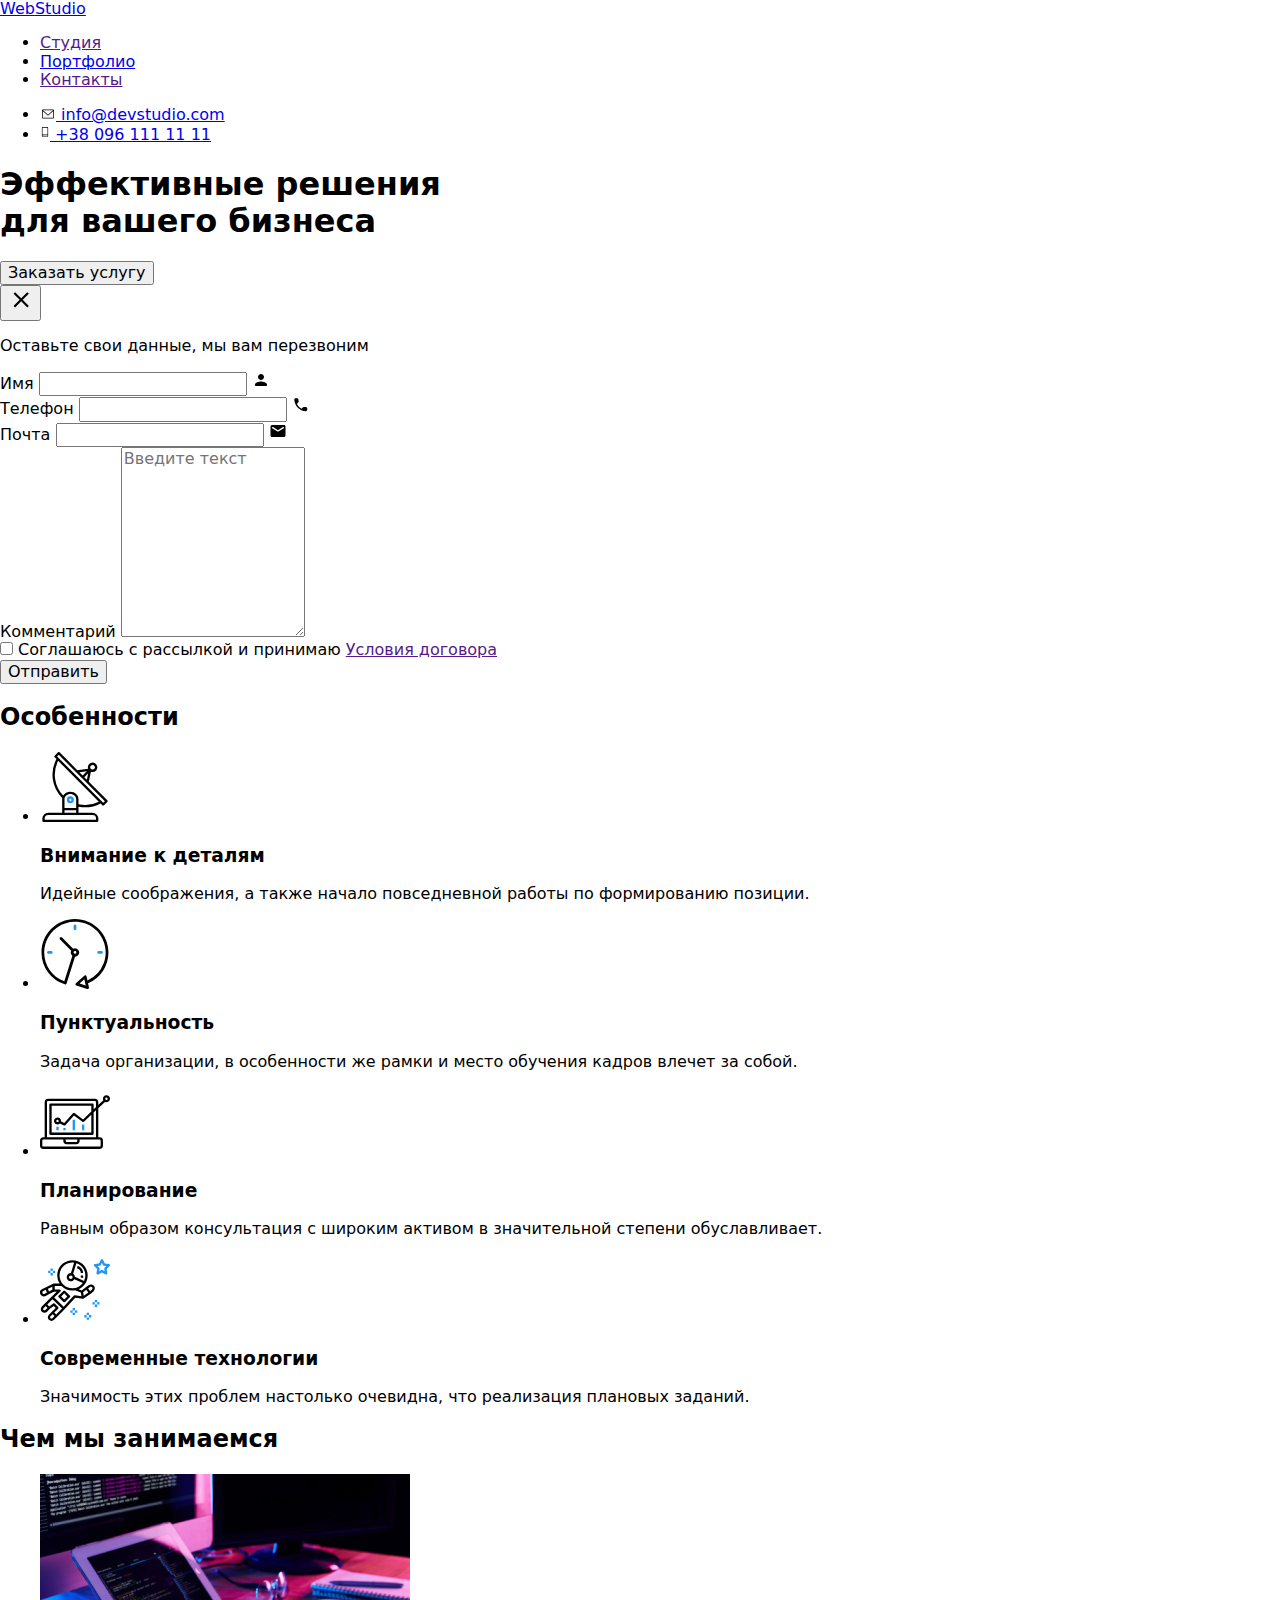
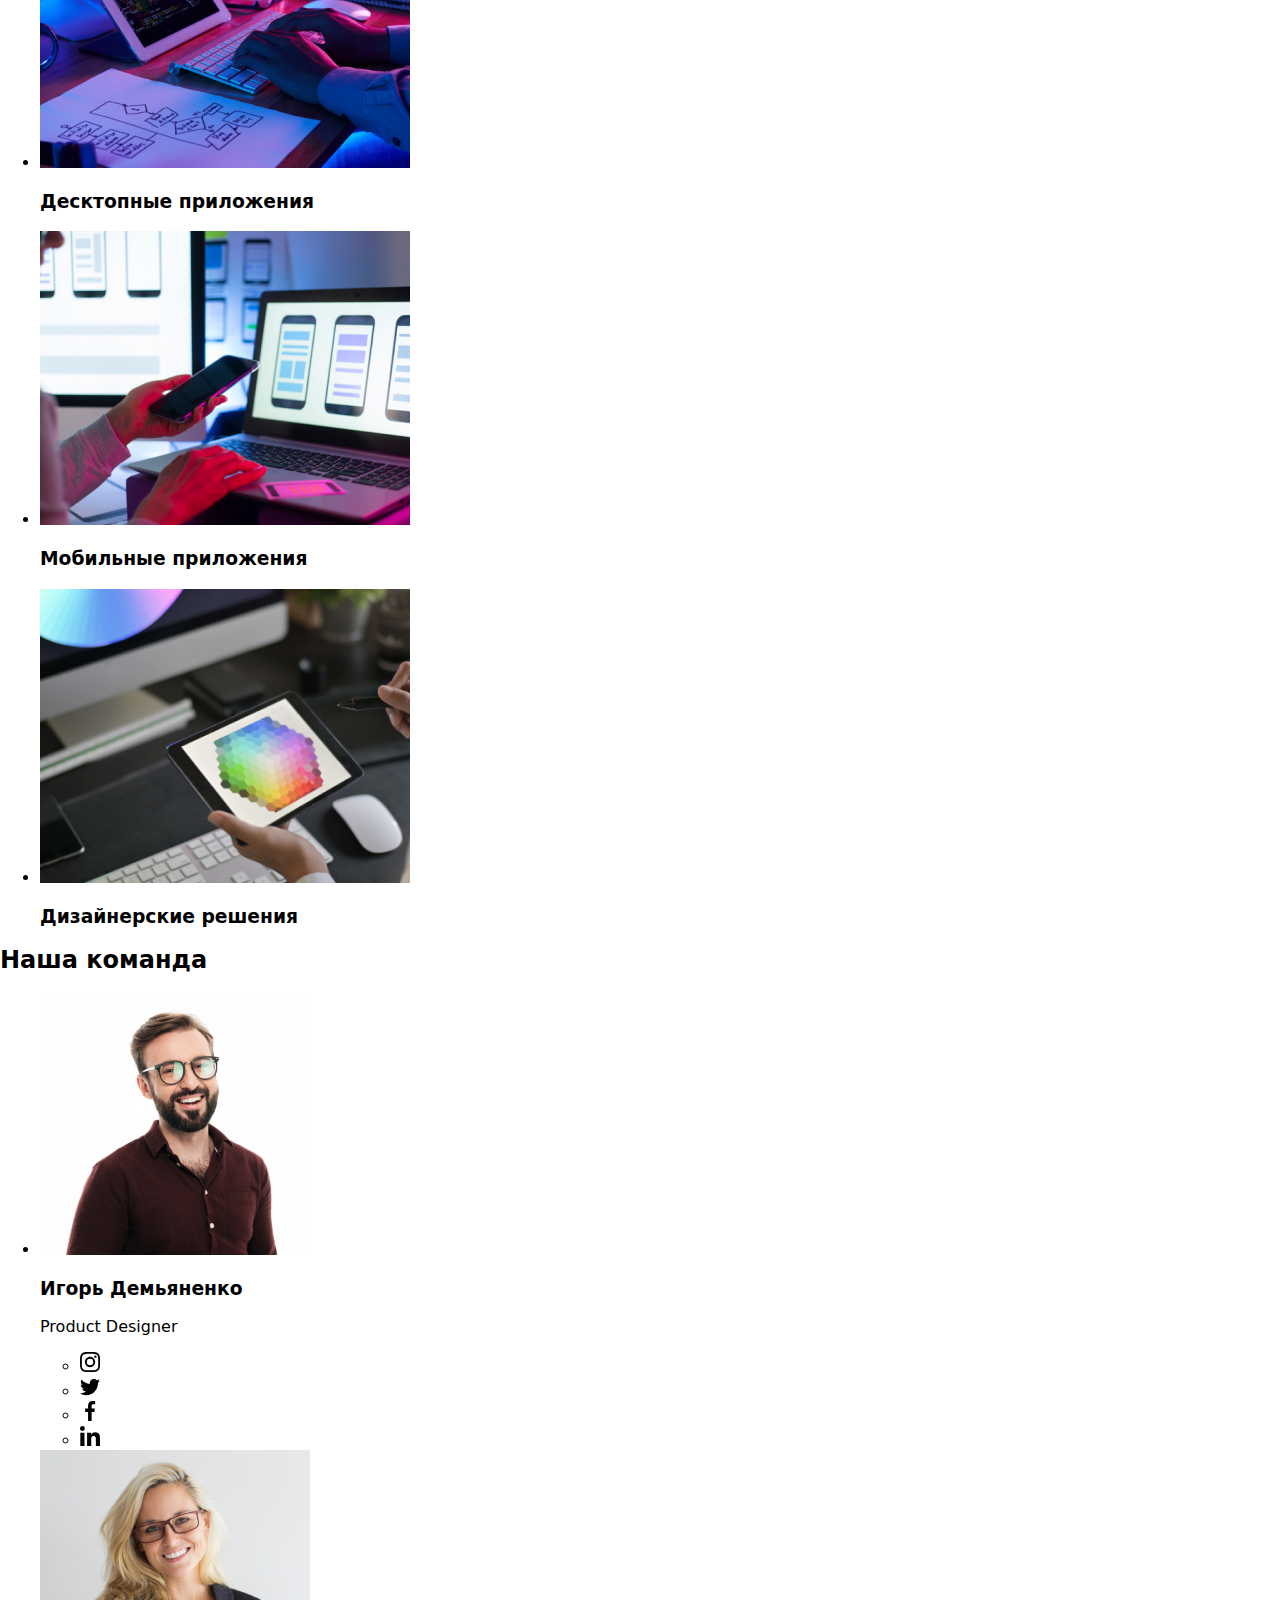
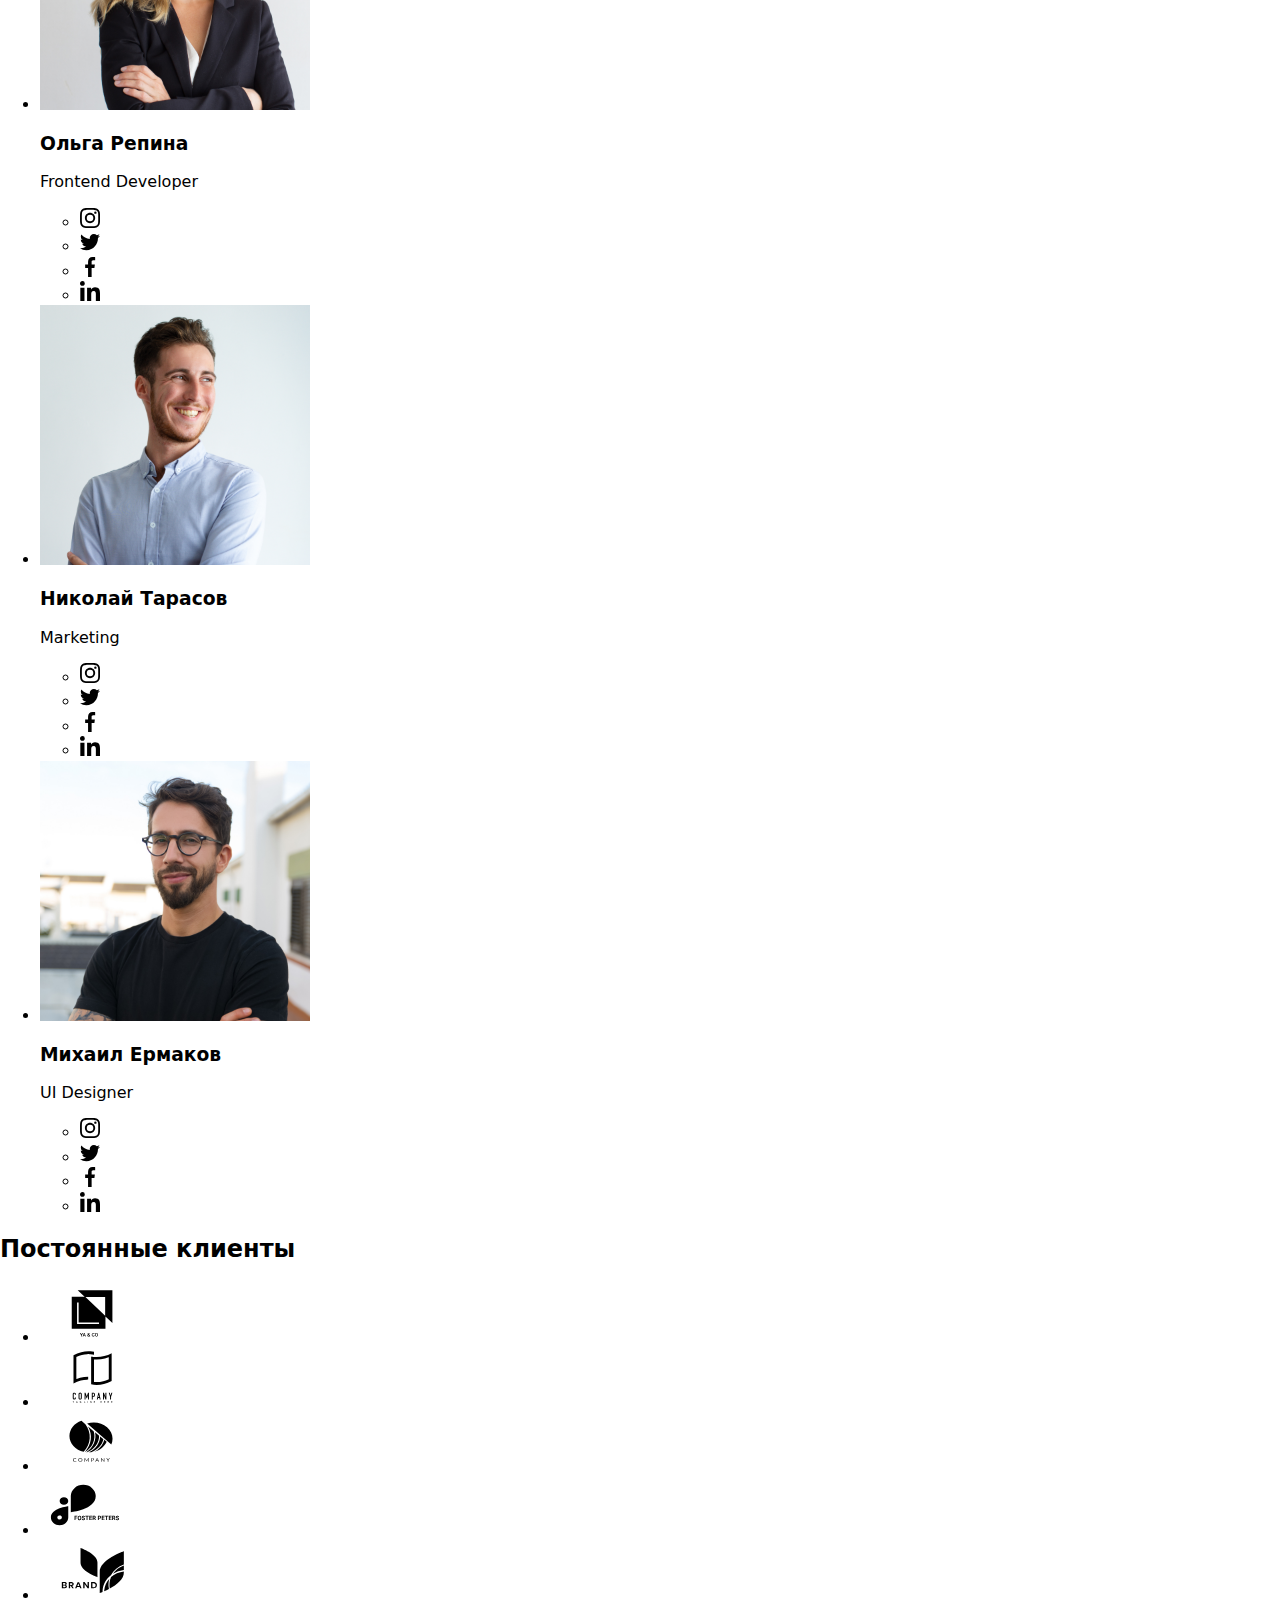
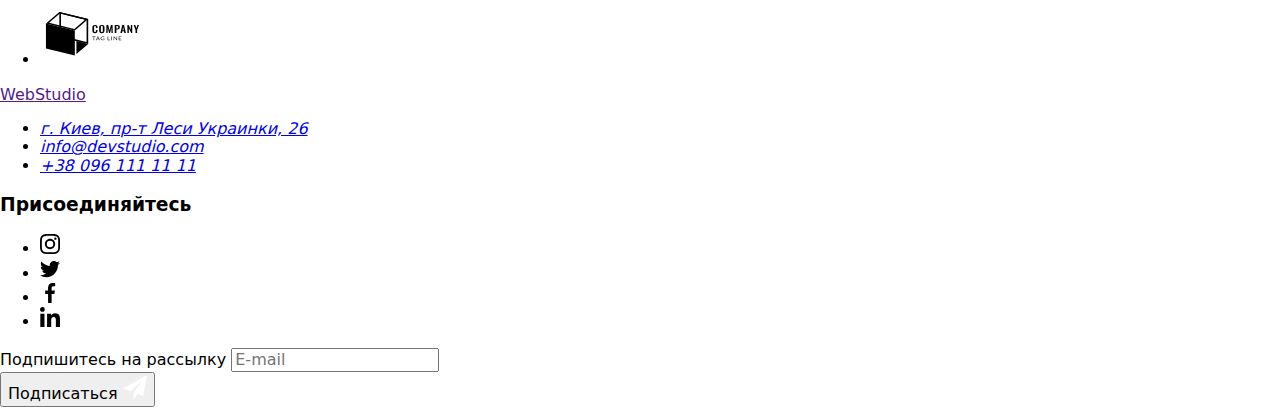
<file: index.html>
<!DOCTYPE html>
<html lang="en">

<head>
    <meta charset="UTF-8">
    <meta http-equiv="X-UA-Compatible" content="IE=edge">
    <meta name="viewport" content="width=device-width, initial-scale=1.0">
    <title>WebStudio</title>
    <link
        href="https://fonts.googleapis.com/css2?family=Raleway:wght@700&family=Roboto:wght@400;500;700;900&display=swap"
        rel="stylesheet">
    <link rel="stylesheet"
        href="https://cdnjs.cloudflare.com/ajax/libs/modern-normalize/1.1.0/modern-normalize.min.css">
    <link rel="stylesheet" href="./css/main.min.css">
</head>

<body>
    <!--Навигация-->
    <header class="header">
        <div class="header__container">
            <nav class="nav">
                <a href="./index.html" class="nav__logo-link"><span class="nav__logo">Web</span>Studio</a>
    
                <ul class="nav__list">
                    <li class="nav__item"> <a href="" class="nav__link nav__link--current nav__link--animation">Студия</a>
                    </li>
                    <li class="nav__item"> <a href="./portfolio.html" class="nav__link ">Портфолио</a></li>
                    <li class="nav__item"> <a href="" class="nav__link ">Контакты</a></li>
    
                </ul>
    
            </nav>
    
            <ul class="auth-nav">
                <li class="auth-nav__item">
                    <a href="tel:+380961111111" class="auth-nav__link">
                        <svg class="auth-nav__icon" width="16" height="12">
                            <use href="./images/symbol-defs-2.svg#icon-envelope"></use>
                        </svg>
    
                        info@devstudio.com
                    </a>
                </li>
    
                <li class="auth-nav__item">
                    <a href="tel:+380961111111" class="auth-nav__link">
                        <svg class="auth-nav__icon" width="10" height="16">
                            <use href="./images/symbol-defs-2.svg#icon-smartphone"></use>
                        </svg>
    
                        +38 096 111 11 11
                    </a>
                </li>
            </ul>
        </div>
    </header>

    <main>

        <!--Шапка-->

        <section class="hero-section">
            <div class="hero-container">
                <h1 class="hero-container__title">Эффективные решения <br> для вашего бизнеса</h1>

                <button data-modal-open type="button" class="hero-container__button" >Заказать услугу</button>


                <div class="hero-container__backdrop hero-container__backdrop--is-hidden " data-modal>
                    <div class="modal">
                        <button class="modal__button" data-modal-close>
                            <svg class="modal__icon" width="25" height="25">
                                <use href="./images/symbol-defs-2.svg#icon-close-black-18dp-2-1"></use>
                            </svg>
                        </button>

                        <form class="form" autocomplete="on" novalidate>

                            <p class="form__text">Оставьте свои данные, мы вам перезвоним</p>

                            <div class="form__field">
                                <label for="name" class="form__label">
                                    Имя</label>
                                <input type="text" name="name" id="name" class="form__input" />
                                <span class="form__icon">
                                    <svg class="icon" width="18" height="18">
                                        <use href="./images/symbol-defs-2.svg#icon-person"></use>
                                    </svg>
                                </span>

                            </div>

                            <div class="form__field">
                                <label for="tel" class="form__label">
                                    Телефон</label>
                                <input type="tel" name="tel" id="tel" class="form__input" />
                                <span class="form__icon">
                                    <svg width="18" height="18">
                                        <use href="./images/symbol-defs-2.svg#icon-phone"></use>
                                    </svg>
                                </span>

                            </div>

                            <div class="form__field">
                                <label for="mail" class="form__label">
                                    Почта</label>
                                <input type="email" name="mail" id="mail" class="form__input" />
                                <span class="form__icon">
                                    <svg width="18" height="18">
                                        <use href="./images/symbol-defs-2.svg#icon-email"></use>
                                    </svg>
                                </span>

                            </div>

                            <div class="form__field">
                                <label for="comment" class="form__label">
                                    Комментарий</label>
                                <textarea class="placeholder" name="comment" id="comment" rows="10" placeholder="Введите текст"></textarea>

                            </div>

                            <div class="form-policy">
                                <label class="form-policy__label">
                                    <input type="checkbox" name="policy" id="policy" class="form-policy__checkbox" />

                                    <span class="form-policy__icon"></span>

                                </label>
                                <label for="policy" class="form__label">
                                    <span class="form-policy__text">Соглашаюсь с рассылкой и принимаю
                                        <a class="form-policy__link" href="">Условия договора</a> </span>
                                </label>
                            </div>

                            <button type="submit" class="form-policy__button">Отправить</button>
                        </form>
                    </div>
                </div>
            </div>
        </section>

        <!--Особенности-->
        <section class="section">
            <div class="features-container">
                <h2 class="features-container__title features-container__title--visually-hidden">Особенности</h2>
                <ul class="features-container__list">
                    <li class="features-container__item">
                        <div class="features-container__element">
                            <svg class="features-container__icon" width="70" height="70">
                                <use href="./images/symbol-defs-2.svg#icon-feature-1"></use>
                            </svg>
                        </div>
                        <h3 class="features-container__heading">Внимание к деталям</h3>
                        <p class="features-container__text">Идейные соображения, а также начало повседневной работы по формированию позиции.
                        </p>
                    </li>

                    <li class="features-container__item">
                        <div class="features-container__element">
                            <svg class="features-container__icon" width="70" height="70">
                                <use href="./images/symbol-defs-2.svg#icon-feature-2"></use>
                            </svg>
                        </div>
                        <h3 class="features-container__heading">Пунктуальность</h3>
                        <p class="features-container__text">Задача организации, в особенности же рамки и место обучения кадров влечет за
                            собой.</p>
                    </li>

                    <li class="features-container__item">
                        <div class="features-container__element">
                            <svg class="features-container__icon" width="70" height="70">
                                <use href="./images/symbol-defs-2.svg#icon-feature-3"></use>
                            </svg>
                        </div>
                        <h3 class="features-container__heading">Планирование</h3>
                        <p class="features-container__text">Равным образом консультация с широким активом в значительной степени
                            обуславливает.</p>
                    </li>

                    <li class="features-container__item">
                        <div class="features-container__element">
                            <svg class="features-container__icon" width="70" height="70">
                                <use href="./images/symbol-defs-2.svg#icon-feature-4"></use>
                            </svg>
                        </div>
                        <h3 class="features-container__heading">Современные технологии</h3>
                        <p class="features-container__text">Значимость этих проблем настолько очевидна, что реализация плановых заданий.</p>
                    </li>
                </ul>
            </div>
        </section>

        <!--Чем мы занимаемся-->
        <section class="actions-section">
            <div class="container-actions">
                <h2 class="container-actions__title">Чем мы занимаемся</h2>
                <ul class="container-actions__list">
                    <li class="container-actions__item">

                        <img src="./images/photo1.jpg" alt="Человек печатает на клавиатуре" width="370" />

                        <h3 class="container-actions__heading">Десктопные приложения</h3>

                    </li>

                    <li class="container-actions__item">

                        <img src="./images/photo2.jpg" alt="Человек сидит за ноутбуком" width="370" />

                        <h3 class="container-actions__heading">Мобильные приложения</h3>

                    </li>

                    <li class="container-actions__item">

                        <img src="./images/photo3.jpg" alt="Человек смотрит в планшет" width="370" />

                        <h3 class="container-actions__heading">Дизайнерские решения</h3>

                    </li>
                </ul>
            </div>
        </section>

        <!--Наша команда-->
        <section class="team-section">
            <div class="team-container">
                <h2 class="team-container__title">Наша команда</h2>
                <ul class="team-container__list">

                    <li class="team-container__item">
                        <img src="./images/person1.jpg" alt="Сотрудник" width="270">

                        <div class="socials">
                            <h3 class="socials__title">Игорь Демьяненко</h3>
                            <p class="socials__text">Product Designer</p>


                            <ul class="socials__list">
                                <li class="socials__item">
                                    <a class="socials__link" href="" target="_blank" rel="noreferrer noopener nofollow"
                                        aria-label="Instagram">
                                        <svg class="socials__icon" width="20" height="20">
                                            <use href="./images/symbol-defs-2.svg#icon-instagram"></use>
                                        </svg>
                                    </a>
                                </li>

                                <li class="socials__item">
                                    <a class="socials__link" href="" target="_blank" rel="noreferrer noopener nofollow"
                                        aria-label="Twitter">
                                        <svg class="socials__icon" width="20" height="20">
                                            <use href="./images/symbol-defs-2.svg#icon-twitter"></use>
                                        </svg>
                                    </a>
                                </li>

                                <li class="socials__item">
                                    <a class="socials__link" href="" target="_blank" rel="noreferrer noopener nofollow"
                                        aria-label="Facebook">
                                        <svg class="socials__icon" width="20" height="20">
                                            <use href="./images/symbol-defs-2.svg#icon-facebook"></use>
                                        </svg>
                                    </a>
                                </li>

                                <li class="socials__item">
                                    <a class="socials__link" href="" target="_blank" rel="noreferrer noopener nofollow"
                                        aria-label="Linkedin">
                                        <svg class="socials__icon" width="20" height="20">
                                            <use href="./images/symbol-defs-2.svg#icon-linkedin"></use>
                                        </svg>
                                    </a>
                                </li>
                            </ul>

                        </div>

                    </li>
                    <li class="team-container__item">
                        <img src="./images/person2.jpg" alt="Сотрудник" width="270">
                    
                        <div class="socials">
                            <h3 class="socials__title">Ольга Репина</h3>
                            <p class="socials__text">Frontend Developer</p>
                    
                    
                            <ul class="socials__list">
                                <li class="socials__item">
                                    <a class="socials__link" href="" target="_blank" rel="noreferrer noopener nofollow"
                                        aria-label="Instagram">
                                        <svg class="socials__icon" width="20" height="20">
                                            <use href="./images/symbol-defs-2.svg#icon-instagram"></use>
                                        </svg>
                                    </a>
                                </li>
                    
                                <li class="socials__item">
                                    <a class="socials__link" href="" target="_blank" rel="noreferrer noopener nofollow"
                                        aria-label="Twitter">
                                        <svg class="socials__icon" width="20" height="20">
                                            <use href="./images/symbol-defs-2.svg#icon-twitter"></use>
                                        </svg>
                                    </a>
                                </li>
                    
                                <li class="socials__item">
                                    <a class="socials__link" href="" target="_blank" rel="noreferrer noopener nofollow"
                                        aria-label="Facebook">
                                        <svg class="socials__icon" width="20" height="20">
                                            <use href="./images/symbol-defs-2.svg#icon-facebook"></use>
                                        </svg>
                                    </a>
                                </li>
                    
                                <li class="socials__item">
                                    <a class="socials__link" href="" target="_blank" rel="noreferrer noopener nofollow"
                                        aria-label="Linkedin">
                                        <svg class="socials__icon" width="20" height="20">
                                            <use href="./images/symbol-defs-2.svg#icon-linkedin"></use>
                                        </svg>
                                    </a>
                                </li>
                            </ul>
                    
                        </div>
                    
                    </li>
                    <li class="team-container__item">
                        <img src="./images/person3.jpg" alt="Сотрудник" width="270">
                    
                        <div class="socials">
                            <h3 class="socials__title">Николай Тарасов</h3>
                            <p class="socials__text">Marketing</p>
                    
                    
                            <ul class="socials__list">
                                <li class="socials__item">
                                    <a class="socials__link" href="" target="_blank" rel="noreferrer noopener nofollow"
                                        aria-label="Instagram">
                                        <svg class="socials__icon" width="20" height="20">
                                            <use href="./images/symbol-defs-2.svg#icon-instagram"></use>
                                        </svg>
                                    </a>
                                </li>
                    
                                <li class="socials__item">
                                    <a class="socials__link" href="" target="_blank" rel="noreferrer noopener nofollow"
                                        aria-label="Twitter">
                                        <svg class="socials__icon" width="20" height="20">
                                            <use href="./images/symbol-defs-2.svg#icon-twitter"></use>
                                        </svg>
                                    </a>
                                </li>
                    
                                <li class="socials__item">
                                    <a class="socials__link" href="" target="_blank" rel="noreferrer noopener nofollow"
                                        aria-label="Facebook">
                                        <svg class="socials__icon" width="20" height="20">
                                            <use href="./images/symbol-defs-2.svg#icon-facebook"></use>
                                        </svg>
                                    </a>
                                </li>
                    
                                <li class="socials__item">
                                    <a class="socials__link" href="" target="_blank" rel="noreferrer noopener nofollow"
                                        aria-label="Linkedin">
                                        <svg class="socials__icon" width="20" height="20">
                                            <use href="./images/symbol-defs-2.svg#icon-linkedin"></use>
                                        </svg>
                                    </a>
                                </li>
                            </ul>
                    
                        </div>
                    
                    </li>
                    <li class="team-container__item">
                        <img src="./images/person4.jpg" alt="Сотрудник" width="270">
                    
                        <div class="socials">
                            <h3 class="socials__title">Михаил Ермаков</h3>
                            <p class="socials__text">UI Designer</p>
                    
                    
                            <ul class="socials__list">
                                <li class="socials__item">
                                    <a class="socials__link" href="" target="_blank" rel="noreferrer noopener nofollow"
                                        aria-label="Instagram">
                                        <svg class="socials__icon" width="20" height="20">
                                            <use href="./images/symbol-defs-2.svg#icon-instagram"></use>
                                        </svg>
                                    </a>
                                </li>
                    
                                <li class="socials__item">
                                    <a class="socials__link" href="" target="_blank" rel="noreferrer noopener nofollow"
                                        aria-label="Twitter">
                                        <svg class="socials__icon" width="20" height="20">
                                            <use href="./images/symbol-defs-2.svg#icon-twitter"></use>
                                        </svg>
                                    </a>
                                </li>
                    
                                <li class="socials__item">
                                    <a class="socials__link" href="" target="_blank" rel="noreferrer noopener nofollow"
                                        aria-label="Facebook">
                                        <svg class="socials__icon" width="20" height="20">
                                            <use href="./images/symbol-defs-2.svg#icon-facebook"></use>
                                        </svg>
                                    </a>
                                </li>
                    
                                <li class="socials__item">
                                    <a class="socials__link" href="" target="_blank" rel="noreferrer noopener nofollow"
                                        aria-label="Linkedin">
                                        <svg class="socials__icon" width="20" height="20">
                                            <use href="./images/symbol-defs-2.svg#icon-linkedin"></use>
                                        </svg>
                                    </a>
                                </li>
                            </ul>
                    
                        </div>
                    
                    </li>

                </ul>
            </div>
        </section>

        <!-- Клиенты -->
        <section class="clients-section">
            <div class="clients-container">
                <h2 class="clients-container__title">Постоянные клиенты</h2>
                <ul class="clients-container__list">

                    <li class="clients-container__item">
                        <a class="clients-container__link clients-container__link--border" href="">
                            <svg class="clients-icons" width="106" height="60">
                                <use href="./images/symbol-defs-2.svg#icon-Logo-1">
                                </use>
                            </svg>
                        </a>
                    </li>
                    <li class="clients-container__item">
                        <a class="clients-container__link clients-container__link--border" href="">
                            <svg width="106" height="60">
                                <use href="./images/symbol-defs-2.svg#icon-Logo-2">

                                </use>
                            </svg>
                        </a>
                    </li>
                    <li class="clients-container__item">
                        <a class="clients-container__link clients-container__link--border" href="">
                            <svg width="106" height="60">
                                <use href="./images/symbol-defs-2.svg#icon-Logo-3">

                                </use>
                            </svg>
                        </a>
                    </li>
                    <li class="clients-container__item">
                        <a class="clients-container__link clients-container__link--border" href="">
                            <svg width="106" height="60">
                                <use href="./images/symbol-defs-2.svg#icon-Logo-4">

                                </use>
                            </svg>
                        </a>
                    </li>
                    <li class="clients-container__item">
                        <a class="clients-container__link clients-container__link--border" href="">
                            <svg width="106" height="60">
                                <use href="./images/symbol-defs-2.svg#icon-Logo-5">

                                </use>
                            </svg>
                        </a>
                    </li>
                    <li class="clients-container__item">
                        <a class="clients-container__link clients-container__link--border" href="">
                            <svg width="106" height="60">
                                <use href="./images/symbol-defs-2.svg#icon-Logo-6">

                                </use>
                            </svg>
                        </a>
                    </li>
                </ul>
            </div>
        </section>

    </main>

    <!--Футер-->
    <footer class="footer-section">
        <div class="footer-section__container">
            <div class="address-container">
                <a href="" class="address-container__link"><span class="address-container__logo">Web</span>Studio</a>
                <address>
                    <ul class="address-container__list">
                        <li class="address-container__item">
                            <a href="https://goo.gl/maps/dVaYjC4JMrnxNcRj6" target="_blank"
                                rel="nofollow noreferrer noopener" class="address-container__street">г. Киев, пр-т Леси Украинки, 26</a>
                            <br>
                        </li>
                        <li class="address-container__item">
                            <a href="mailto:info@devstudio.com" class="address-container__info">info@devstudio.com</a> <br>
                        </li>
                        <li class="address-container__item">
                            <a href="tel:+380961111111" class="address-container__info">+38 096 111 11 11</a>
                        </li>
                    </ul>
                </address>
            </div>

            <div class="socials-container">
                <h3 class="socials-container__title">Присоединяйтесь</h3>

                <ul class="socials-container__list">
                    <li class="socials-container__item">
                        <a class="socials-container__link" href="" target="_blank" rel="noreferrer noopener nofollow"
                            aria-label="Instagram">
                            <svg class="socials-container__icon" width="20" height="20">
                                <use href="./images/symbol-defs-2.svg#icon-instagram"></use>
                            </svg>
                        </a>
                    </li>

                    <li class="socials-container__item">
                        <a class="socials-container__link" href="" target="_blank" rel="noreferrer noopener nofollow"
                            aria-label="Twitter">
                            <svg class="socials-container__icon" width="20" height="20">
                                <use href="./images/symbol-defs-2.svg#icon-twitter"></use>
                            </svg>
                        </a>
                    </li>

                    <li class="socials-container__item">
                        <a class="socials-container__link" href="" target="_blank" rel="noreferrer noopener nofollow"
                            aria-label="Facebook">
                            <svg class="socials-container__icon" width="20" height="20">
                                <use href="./images/symbol-defs-2.svg#icon-facebook"></use>
                            </svg>
                        </a>
                    </li>

                    <li class="socials-container__item">
                        <a class="socials-container__link" href="" target="_blank" rel="noreferrer noopener nofollow"
                            aria-label="Linkedin">
                            <svg class="socials-container__icon" width="20" height="20">
                                <use href="./images/symbol-defs-2.svg#icon-linkedin"></use>
                            </svg>
                        </a>
                    </li>
                </ul>
            </div>

            <form class="footer-form" autocomplete="on" novalidate>

                <div class="footer-form__field">
                    <label for="mail" class="footer-form__label">
                        Подпишитесь на рассылку</label>
                    <input type="email" name="mail" placeholder="E-mail" class="footer-form__input" />
                </div>

                <button type="submit" class="footer-form__button">Подписаться
                    <span>
                        <svg class="footer-form__icon" width="24" height="24">
                            <use href="./images/symbol-defs-2.svg#icon-icon-send"></use>
                        </svg>
                    </span>
                </button>

            </form>
        </div>



    </footer>

    <script>
        (() => {
            const refs = {
                openModalBtn: document.querySelector("[data-modal-open]"),
                closeModalBtn: document.querySelector("[data-modal-close]"),
                modal: document.querySelector("[data-modal]"),
            };

            refs.openModalBtn.addEventListener("click", toggleModal);
            refs.closeModalBtn.addEventListener("click", toggleModal);

            function toggleModal() {
                refs.modal.classList.toggle("hero-container__backdrop--is-hidden");
            }
        })();
    </script>
</body>

</html>
</file>
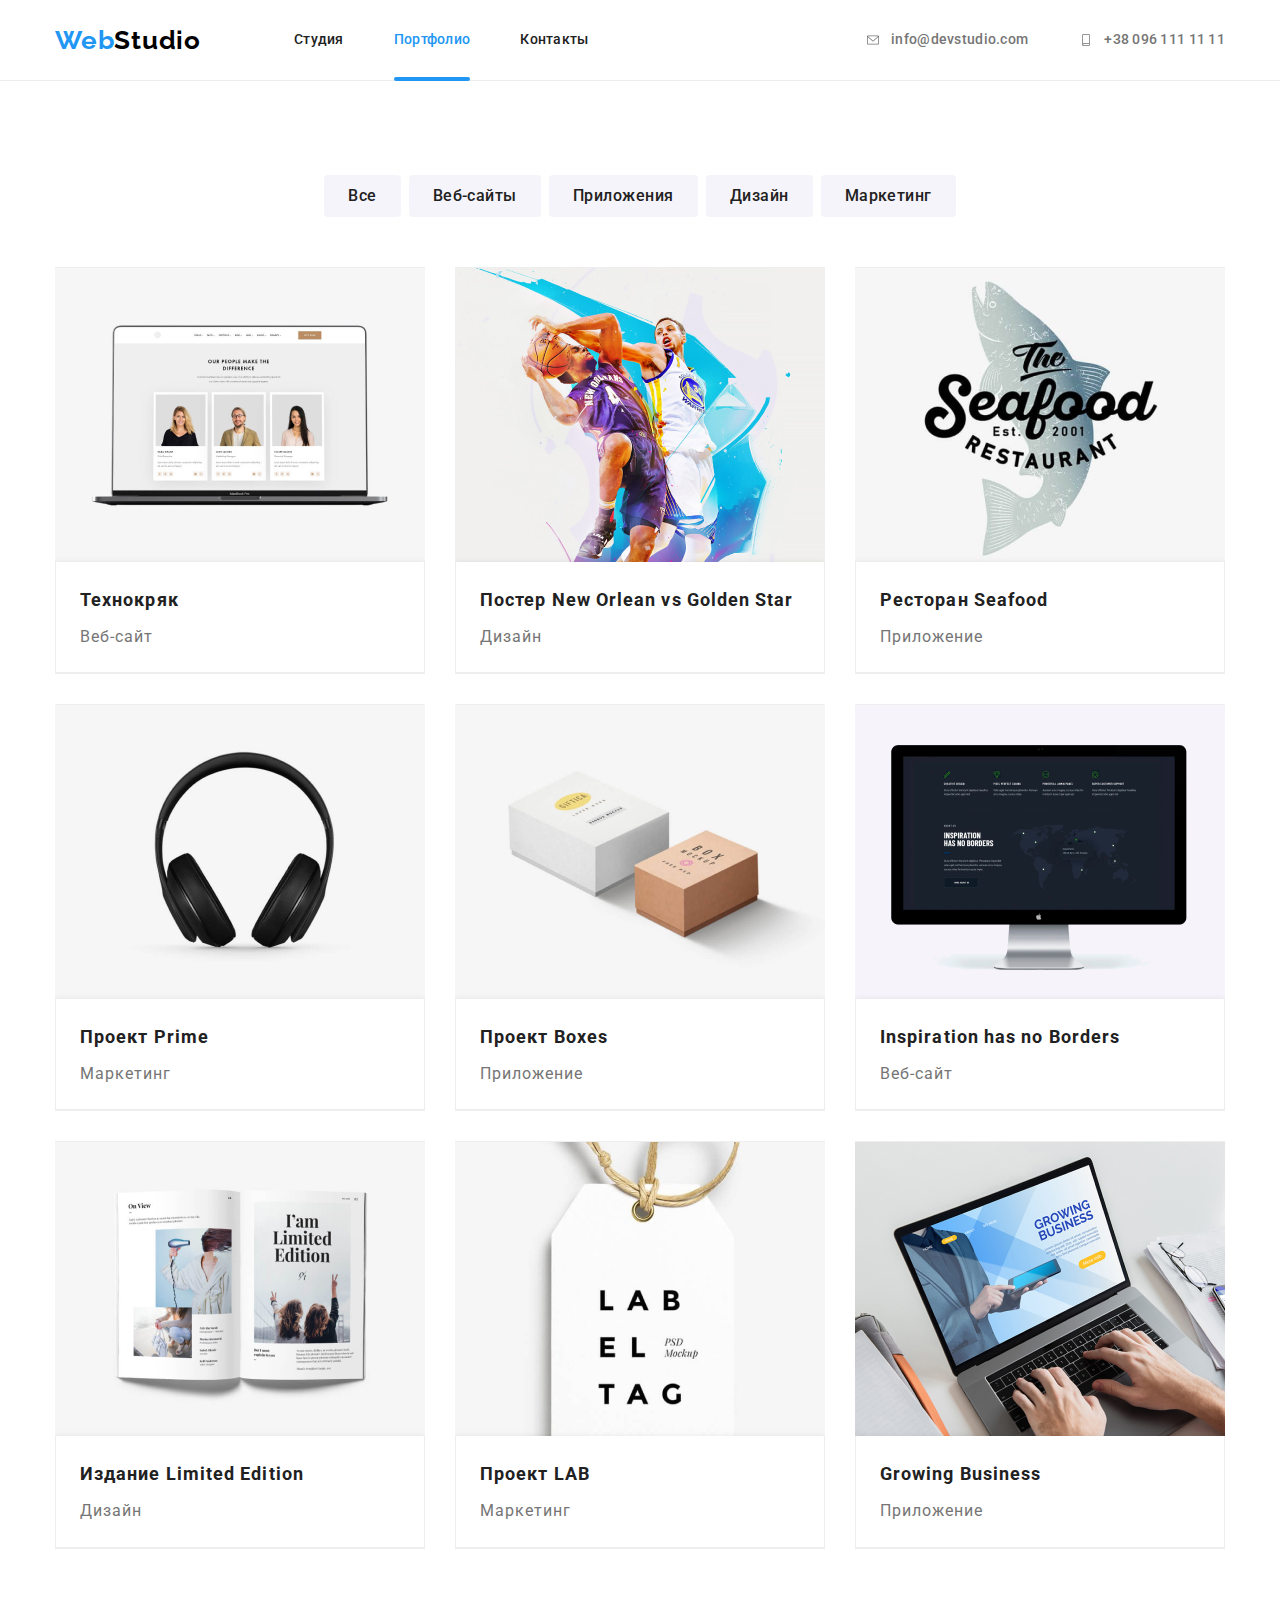
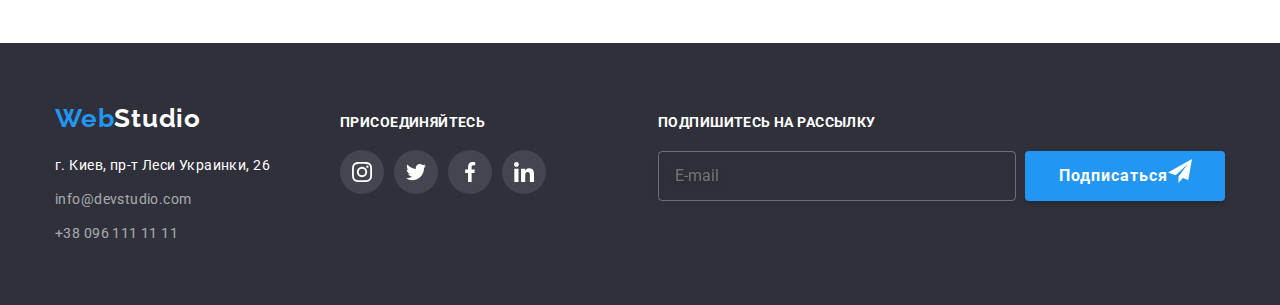
<file: portfolio.html>
<!DOCTYPE html>
<html lang="en">

<head>
    <meta charset="UTF-8">
    <meta http-equiv="X-UA-Compatible" content="IE=edge">
    <meta name="viewport" content="width=device-width, initial-scale=1.0">
    <title>WebStudio</title>
    <link
        href="https://fonts.googleapis.com/css2?family=Raleway:wght@700&family=Roboto:wght@400;500;700;900&display=swap"
        rel="stylesheet">
    <link rel="stylesheet"
        href="https://cdnjs.cloudflare.com/ajax/libs/modern-normalize/1.1.0/modern-normalize.min.css">
    <link rel="stylesheet" href="./css/portfolio.min.css">
</head>

<body>
    <!--Навигация-->
    <header class="header">
        <div class="header__container">
            <nav class="nav">
                <a href="./index.html" class="nav__logo-link"><span class="nav__logo">Web</span>Studio</a>
    
                <ul class="nav__list">
                    <li class="nav__item"> <a href="./index.html" class="nav__link">Студия</a></li>
                    <li class="nav__item"> <a href="./portfolio.html"
                            class="nav__link nav__link--current nav__link--animation">Портфолио</a></li>
                    <li class="nav__item"> <a href="" class="nav__link">Контакты</a></li>
    
                </ul>
            </nav>
            <ul class="auth-nav">
                <li class="auth-nav__item">
                    <a href="tel:+380961111111" class="auth-nav__link">
                        <svg class="auth-nav__icon" width="16" height="12">
                            <use href="./images/symbol-defs-2.svg#icon-envelope"></use>
                        </svg>
    
                        info@devstudio.com
                    </a>
                </li>
                <li class="auth-nav__item">
                    <a href="tel:+380961111111" class="auth-nav__link">
                        <svg class="auth-nav__icon" width="10" height="16">
                            <use href="./images/symbol-defs-2.svg#icon-smartphone"></use>
                        </svg>
    
                        +38 096 111 11 11
                    </a>
                </li>
            </ul>
        </div>
    </header>

    <main>
        <section class="portfolio-section">
            <div class="portfolio-container">
                <h1 class="portfolio-container__title portfolio-container__title--visually-hidden">Portfolio</h1>
                <ul class="portfolio-container__list">
                    <li class="portfolio-container__item">
                        <button type="button" class="portfolio-container__button">Все</button>
                    </li>
                    <li class="portfolio-container__item">
                        <button type="button" class="portfolio-container__button">Веб-сайты</button>
                    </li>
                    <li class="portfolio-container__item">
                        <button type="button" class="portfolio-container__button">Приложения</button>
                    </li>
                    <li class="portfolio-container__item">
                        <button type="button" class="portfolio-container__button">Дизайн</button>
                    </li>
                    <li class="portfolio-container__item">
                        <button type="button" class="portfolio-container__button">Маркетинг</button>
                    </li>
                </ul>

                <ul class="portfolio-list">
                    <li class="portfolio-list__item">
                        <a class="portfolio-list__link" href="">
                            <div class="portfolio-list__card">
                                <img src="./images/project1.jpg" alt="Экран ноутбука" width="370">

                                <p class="portfolio-list__text">
                                    Ресурс предлагает комплексные предложения с разным уровнем функционала и сервисов.
                                    Все это позволит посетителю
                                    получить
                                    исчерпывающие сведения о компании или частном лице.
                                </p>
                            </div>
                            <div class="portfolio-list__desc">
                                <h2 class="portfolio-list__title">Технокряк</h2>
                                <p class="portfolio-list__name">Веб-сайт</p>
                            </div>
                        </a>
                    </li>
                    <li class="portfolio-list__item">
                        <a class="portfolio-list__link" href="">
                            <div class="portfolio-list__card">
                                <img src="./images/project2.jpg" alt="Баскетболисты" width="370">
                                <p class="portfolio-list__text">
                                    Ресурс предлагает комплексные предложения с разным уровнем функционала и сервисов.
                                    Все это позволит посетителю
                                    получить
                                    исчерпывающие сведения о компании или частном лице.
                                </p>
                            </div>
                            <div class="portfolio-list__desc">
                                <h2 class="portfolio-list__title">Постер New Orlean vs Golden Star</h2>
                                <p class="portfolio-list__name">Дизайн</p>
                            </div>
                        </a>
                    </li>
                    <li class="portfolio-list__item">
                        <a class="portfolio-list__link" href="">
                            <div class="portfolio-list__card">
                                <img src="./images/project3.jpg" alt="Ресторан Seafood" width="370">
                                <p class="portfolio-list__text">
                                    Ресурс предлагает комплексные предложения с разным уровнем функционала и сервисов.
                                    Все это позволит посетителю
                                    получить
                                    исчерпывающие сведения о компании или частном лице.
                                </p>
                            </div>
                            <div class="portfolio-list__desc">
                                <h2 class="portfolio-list__title">Ресторан Seafood</h2>
                                <p class="portfolio-list__name">Приложение</p>
                            </div>
                        </a>
                    </li>
                    <li class="portfolio-list__item">
                        <a class="portfolio-list__link" href="">
                            <div class="portfolio-list__card">
                                <img src="./images/project4.jpg" alt="Наушники" width="370">
                                <p class="portfolio-list__text">
                                    Ресурс предлагает комплексные предложения с разным уровнем функционала и сервисов.
                                    Все это позволит посетителю
                                    получить
                                    исчерпывающие сведения о компании или частном лице.
                                </p>
                            </div>
                            <div class="portfolio-list__desc">
                                <h2 class="portfolio-list__title">Проект Prime</h2>
                                <p class="portfolio-list__name">Маркетинг</p>
                            </div>
                        </a>
                    </li>
                    <li class="portfolio-list__item">
                        <a class="portfolio-list__link" href="">
                            <div class="portfolio-list__card">
                                <img src="./images/project5.jpg" alt="Две коробки" width="370">
                                <p class="portfolio-list__text">
                                    Ресурс предлагает комплексные предложения с разным уровнем функционала и сервисов.
                                    Все это позволит посетителю
                                    получить
                                    исчерпывающие сведения о компании или частном лице.
                                </p>
                            </div>
                            <div class="portfolio-list__desc">
                                <h2 class="portfolio-list__title">Проект Boxes</h2>
                                <p class="portfolio-list__name">Приложение</p>
                            </div>
                        </a>
                    </li>
                    <li class="portfolio-list__item">
                        <a class="portfolio-list__link" href="">
                            <div class="portfolio-list__card">
                                <img src="./images/project6.jpg" alt="Монитор" width="370">
                                <p class="portfolio-list__text">
                                    Ресурс предлагает комплексные предложения с разным уровнем функционала и сервисов.
                                    Все это позволит посетителю
                                    получить
                                    исчерпывающие сведения о компании или частном лице.
                                </p>
                            </div>
                            <div class="portfolio-list__desc">
                                <h2 class="portfolio-list__title">Inspiration has no Borders</h2>
                                <p class="portfolio-list__name">Веб-сайт</p>
                            </div>
                        </a>
                    </li>
                    <li class="portfolio-list__item">
                        <a class="portfolio-list__link" href="">
                            <div class="portfolio-list__card">
                                <img src="./images/project7.jpg" alt="Книга" width="370">
                                <p class="portfolio-list__text">
                                    Ресурс предлагает комплексные предложения с разным уровнем функционала и сервисов.
                                    Все это позволит посетителю
                                    получить
                                    исчерпывающие сведения о компании или частном лице.
                                </p>
                            </div>
                            <div class="portfolio-list__desc">
                                <h2 class="portfolio-list__title">Издание Limited Edition</h2>
                                <p class="portfolio-list__name">Дизайн</p>
                            </div>
                        </a>
                    </li>
                    <li class="portfolio-list__item">
                        <a class="portfolio-list__link" href="">
                            <div class="portfolio-list__card">
                                <img src="./images/project8.jpg" alt="Проект LAB" width="370">
                                <p class="portfolio-list__text">
                                    Ресурс предлагает комплексные предложения с разным уровнем функционала и сервисов.
                                    Все это позволит посетителю
                                    получить
                                    исчерпывающие сведения о компании или частном лице.
                                </p>
                            </div>
                            <div class="portfolio-list__desc">
                                <h2 class="portfolio-list__title">Проект LAB</h2>
                                <p class="portfolio-list__name">Маркетинг</p>
                            </div>
                        </a>
                    </li>
                    <li class="portfolio-list__item">
                        <a class="portfolio-list__link" href="">
                            <div class="portfolio-list__card">
                                <img src="./images/project9.jpg" alt="Человек печатает за ноутбуком" width="370">
                                <p class="portfolio-list__text">
                                    Ресурс предлагает комплексные предложения с разным уровнем функционала и сервисов.
                                    Все это позволит посетителю
                                    получить
                                    исчерпывающие сведения о компании или частном лице.
                                </p>
                            </div>
                            <div class="portfolio-list__desc">
                                <h2 class="portfolio-list__title">Growing Business</h2>
                                <p class="portfolio-list__name">Приложение</p>
                            </div>
                        </a>
                    </li>
                </ul>
            </div>
        </section>
    </main>

    <!--Футер-->
    <footer class="footer-section">
        <div class="footer-section__container">
            <div class="address-container">
                <a href="" class="address-container__link"><span class="address-container__logo">Web</span>Studio</a>
                <address>
                    <ul class="address-container__list">
                        <li class="address-container__item">
                            <a href="https://goo.gl/maps/dVaYjC4JMrnxNcRj6" target="_blank"
                                rel="nofollow noreferrer noopener" class="address-container__street">г. Киев, пр-т Леси Украинки, 26</a>
                            <br>
                        </li>
                        <li class="address-container__item">
                            <a href="mailto:info@devstudio.com" class="address-container__info">info@devstudio.com</a> <br>
                        </li>
                        <li class="address-container__item">
                            <a href="tel:+380961111111" class="address-container__info">+38 096 111 11 11</a>
                        </li>
                    </ul>
                </address>
            </div>

            <div class="socials-container">
                <h3 class="socials-container__title">Присоединяйтесь</h3>

                <ul class="socials-container__list">
                    <li class="socials-container__item">
                        <a class="socials-container__link" href="" target="_blank" rel="noreferrer noopener nofollow"
                            aria-label="Instagram">
                            <svg class="socials-container__icon" width="20" height="20">
                                <use href="./images/symbol-defs-2.svg#icon-instagram"></use>
                            </svg>
                        </a>
                    </li>

                    <li class="socials-container__item">
                        <a class="socials-container__link" href="" target="_blank" rel="noreferrer noopener nofollow"
                            aria-label="Twitter">
                            <svg class="socials-container__icon" width="20" height="20">
                                <use href="./images/symbol-defs-2.svg#icon-twitter"></use>
                            </svg>
                        </a>
                    </li>

                    <li class="socials-container__item">
                        <a class="socials-container__link" href="" target="_blank" rel="noreferrer noopener nofollow"
                            aria-label="Facebook">
                            <svg class="socials-container__icon" width="20" height="20">
                                <use href="./images/symbol-defs-2.svg#icon-facebook"></use>
                            </svg>
                        </a>
                    </li>

                    <li class="socials-container__item">
                        <a class="socials-container__link" href="" target="_blank" rel="noreferrer noopener nofollow"
                            aria-label="Linkedin">
                            <svg class="socials-container__icon" width="20" height="20">
                                <use href="./images/symbol-defs-2.svg#icon-linkedin"></use>
                            </svg>
                        </a>
                    </li>
                </ul>
            </div>

            <form class="footer-form" autocomplete="on" novalidate>

                <div class="footer-form__field">
                    <label for="mail" class="footer-form__label">
                        Подпишитесь на рассылку</label>
                    <input type="email" name="mail" id="mail" placeholder="E-mail" class="footer-form__input" />



                </div>

                <button type="submit" class="footer-form__button">Подписаться
                    <span class="footers-icon">
                        <svg class="footer-icon" width="24" height="24">
                            <use href="./images/symbol-defs-2.svg#icon-icon-send"></use>
                        </svg>
                    </span>
                </button>

            </form>

        </div>
    </footer>
</body>

</html>
</file>
<file: css/main.min.css>
/* No CSS *//*# sourceMappingURL=main.min.css.map */
</file>
<file: css/portfolio.min.css>
body{color:var(--primary-text-color);background-color:var(--white-color);font-family:Roboto, sans-serif}img{display:block}ul{list-style:none}.header{border-bottom:1px solid #ececec}.header__container{display:flex;align-items:center;padding-left:15px;padding-right:15px;margin-left:auto;margin-right:auto;width:1200px}.nav{display:flex;align-items:center}.nav__logo-link{color:#000000;font-family:Raleway, sans-serif;letter-spacing:0.03em;margin-right:93px;font-weight:bold;font-size:26px;line-height:1.19;text-decoration:none}.nav__logo{color:#2196f3}.nav__list{display:flex;align-items:center;padding:0;margin:0;letter-spacing:0.02em;font-weight:500;font-size:14px;line-height:1.14}.nav__item{display:flex;align-items:center;margin:0;margin-right:50px;padding:0}.nav__item:last-child{margin-right:0}.nav__link{display:flex;padding-top:32px;padding-bottom:32px;text-decoration:none;color:#212121}.nav__link:hover,.nav__link:focus{color:#2196f3}.nav__link--current{color:#2196f3}.nav__link--animation{display:block;position:relative}.nav__link--animation::after{content:"";position:absolute;left:0;bottom:-1px;display:block;box-sizing:border-box;width:100%;height:4px;border-radius:2px;background-color:#2196f3}.nav__link--animation:hover::after{background-color:#2196f3}.auth-nav{display:flex;align-items:center;padding:0;margin:0;margin-left:auto;letter-spacing:0.02em;font-weight:500;font-size:14px;line-height:1.14}.auth-nav__item{display:flex;align-items:center;margin:0;margin-right:50px;padding:0}.auth-nav__item:last-child{margin-right:0}.auth-nav__link{display:flex;align-items:center;justify-content:center;margin:0;padding:0;padding-top:32px;padding-bottom:32px;color:#757575;text-decoration:none;transition:color 250ms cubic-bezier(0.4, 0, 0.2, 1)}.auth-nav__link:hover,.auth-nav__link:focus{color:#2196f3}.auth-nav__link:hover .auth-nav__icon,.auth-nav__icon:focus{color:#2196f3;fill:#2196f3}.auth-nav__icon{margin-right:10px;width:16px;height:12px;fill:#757575;cursor:pointer;transition:fill 250ms cubic-bezier(0.4, 0, 0.2, 1)}.auth-nav__icon:hover,.auth-nav__icon:focus{fill:#2196f3}.portfolio-section{padding-top:94px;padding-bottom:94px}.portfolio-container{padding-left:15px;padding-right:15px;margin-left:auto;margin-right:auto;width:1200px}.portfolio-container__title{margin:0}.portfolio-container__title--visually-hidden{position:absolute;width:1px;height:1px;margin:-1px;border:0;padding:0;white-space:nowrap;clip-path:inset(100%);clip:rect(0 0 0 0);overflow:hidden}.portfolio-container__list{display:flex;margin-top:0;margin-bottom:50px;padding-left:0;justify-content:center}.portfolio-container__item{margin-right:8px}.portfolio-container__item:last-child{margin-right:0}.portfolio-container__button{font-family:Roboto, sans-serif;color:#212121;background-color:#f5f4fa;padding:6px 22px;font-weight:500;font-size:16px;line-height:1.6;border-color:transparent;border-radius:4px;text-align:center;letter-spacing:0.03em;cursor:pointer;transition:color 250ms cubic-bezier(0.4, 0, 0.2, 1),background-color 250ms cubic-bezier(0.4, 0, 0.2, 1),box-shadow 0px 3px 1px rgba(0,0,0,0.1),0px 1px 2px rgba(0,0,0,0.08),0px 2px 2px rgba(0,0,0,0.12)}.portfolio-container__button:hover,.portfolio-container__button:focus{color:#fff;background-color:#2196f3;box-shadow:0px 3px 1px rgba(0,0,0,0.1),0px 1px 2px rgba(0,0,0,0.08),0px 2px 2px rgba(0,0,0,0.12);text-shadow:0px 4px 4px rgba(0,0,0,0.25)}.portfolio-list{display:flex;flex-wrap:wrap;margin-top:0;margin-bottom:0;padding-top:0;padding-left:0}.portfolio-list__item{display:flex;align-items:center;justify-content:center;width:370px;margin-right:30px;margin-bottom:30px;background-color:#eeeeee;border:1px solid #eeeeee;box-sizing:border-box}.portfolio-list__item:nth-child(3n){margin-right:0}.portfolio-list__item:nth-last-child(-n+3){margin-bottom:0}.portfolio-list__link{position:relative;display:block;color:#fff;margin:0;padding:0;text-decoration:none}.portfolio-list__link:hover,.portfolio-list__link:focus{box-shadow:0px 1px 1px rgba(0,0,0,0.12),0px 4px 4px rgba(0,0,0,0.06),1px 4px 6px rgba(0,0,0,0.16)}.portfolio-list__link:hover .portfolio-list__text{top:0}.portfolio-list__card{position:relative;overflow:hidden;display:flex;align-items:center;justify-content:center;margin:0 auto}.portfolio-list__text{position:absolute;margin:0;top:100%;left:0;width:100%;height:100%;font-weight:normal;font-size:18px;line-height:1.56;letter-spacing:0.03em;padding:63px 24px;color:#fff;background-color:#2196f3;transition:top 250ms cubic-bezier(0.4, 0, 0.2, 1);filter:drop-shadow(0px 4px 4px rgba(0,0,0,0.25))}.portfolio-list__desc{display:flex;flex-direction:column;padding:20px 24px;background-color:#fff;border:1px solid #eeeeee;border-top:0;box-sizing:border-box}.portfolio-list__title{font-weight:700;font-size:18px;line-height:2;margin-top:0;margin-bottom:0;margin-left:0;letter-spacing:0.06em;color:#212121}.portfolio-list__name{font-weight:400;font-size:16px;line-height:1.9;margin-top:4px;margin-bottom:0;margin-left:0;letter-spacing:0.06em;color:#757575}.footer-section{background-color:#2f303a;padding-top:60px;padding-bottom:60px;margin:0}.footer-section__container{display:flex;align-items:baseline;padding-left:15px;padding-right:15px;margin-left:auto;margin-right:auto;width:1200px}.address-container{margin:0}.address-container__link{color:#fff;font-family:Raleway, sans-serif;letter-spacing:0.03em;display:inline-block;font-weight:bold;font-size:26px;line-height:1.19;text-decoration:none;margin-top:0;margin-bottom:20px}.address-container__logo{color:#2196f3}.address-container__list{font-style:normal;margin:0;padding:0}.address-container__item:not(:last-child){margin-bottom:10px}.address-container__street{font-size:14px;line-height:1.71;letter-spacing:0.03em;text-decoration:none;color:#fff;transition:color 250ms cubic-bezier(0.4, 0, 0.2, 1)}.address-container__street:hover,.address-container__street:focus{color:#2196f3}.address-container__info{font-size:14px;line-height:1.71;letter-spacing:0.03em;text-decoration:none;color:rgba(255,255,255,0.6);transition:color 250ms cubic-bezier(0.4, 0, 0.2, 1)}.address-container__info:hover,.address-container__info:focus{color:#2196f3}.socials-container{margin-left:70px}.socials-container__title{color:#fff;margin:0;margin-bottom:20px;font-size:14px;line-height:1, 14;letter-spacing:0.03em;text-transform:uppercase}.socials-container__list{display:flex;flex-direction:row;align-items:baseline;margin:0;padding:0}.socials-container__item:not(:last-child){margin-right:10px}.socials-container__link{display:flex;align-items:center;justify-content:center;margin-left:25x;width:44px;height:44px;border-radius:50%;background-color:rgba(255,255,255,0.1);box-sizing:border-box;transition:background-color 250ms cubic-bezier(0.4, 0, 0.2, 1),fill 250ms cubic-bezier(0.4, 0, 0.2, 1)}.socials-container__link:hover,.socials-container__link:focus{background-color:#2196f3}.socials-container__icon{fill:#fff;transition:fill 250ms cubic-bezier(0.4, 0, 0.2, 1)}.socials-container__link:hover .socials-container__icon,.socials-container__icon:focus{color:#fff}.footer-form{display:flex;align-items:center;justify-content:center;margin-left:auto}.footer-form__field{display:flex;flex-direction:column;width:448px}.footer-form__label{display:flex;flex-direction:column;text-align:left;font-family:inherit;margin-bottom:20px;margin-left:93px;font-weight:700;font-size:14px;line-height:1.14;letter-spacing:0.03em;text-transform:uppercase;color:#fff}.footer-form__input{display:block;width:358px;height:50px;padding-left:16px;margin-left:93px;color:rgba(255,255,255,0.6);background-color:transparent;border:1px solid rgba(255,255,255,0.3);filter:drop-shadow(0px 4px 4px rgba(0,0,0,0.15));box-sizing:border-box;border-radius:4px;cursor:pointer;outline:none}.footer-form__button{display:flex;align-items:center;justify-content:center;font-family:inherit;font-weight:700;font-size:16px;line-height:1.87;width:200px;height:50px;margin-top:36px;margin-left:12px;padding-top:10px;padding-right:55px;padding-bottom:10px;padding-left:56px;letter-spacing:0.06em;color:#fff;background:#2196f3;box-shadow:0px 4px 4px rgba(0,0,0,0.15);border:none;border-radius:4px;cursor:pointer}.footer-form__icon{display:inline-block;margin-left:10px;margin-top:10px;fill:#fff}
/*# sourceMappingURL=portfolio.min.css.map */
</file>
